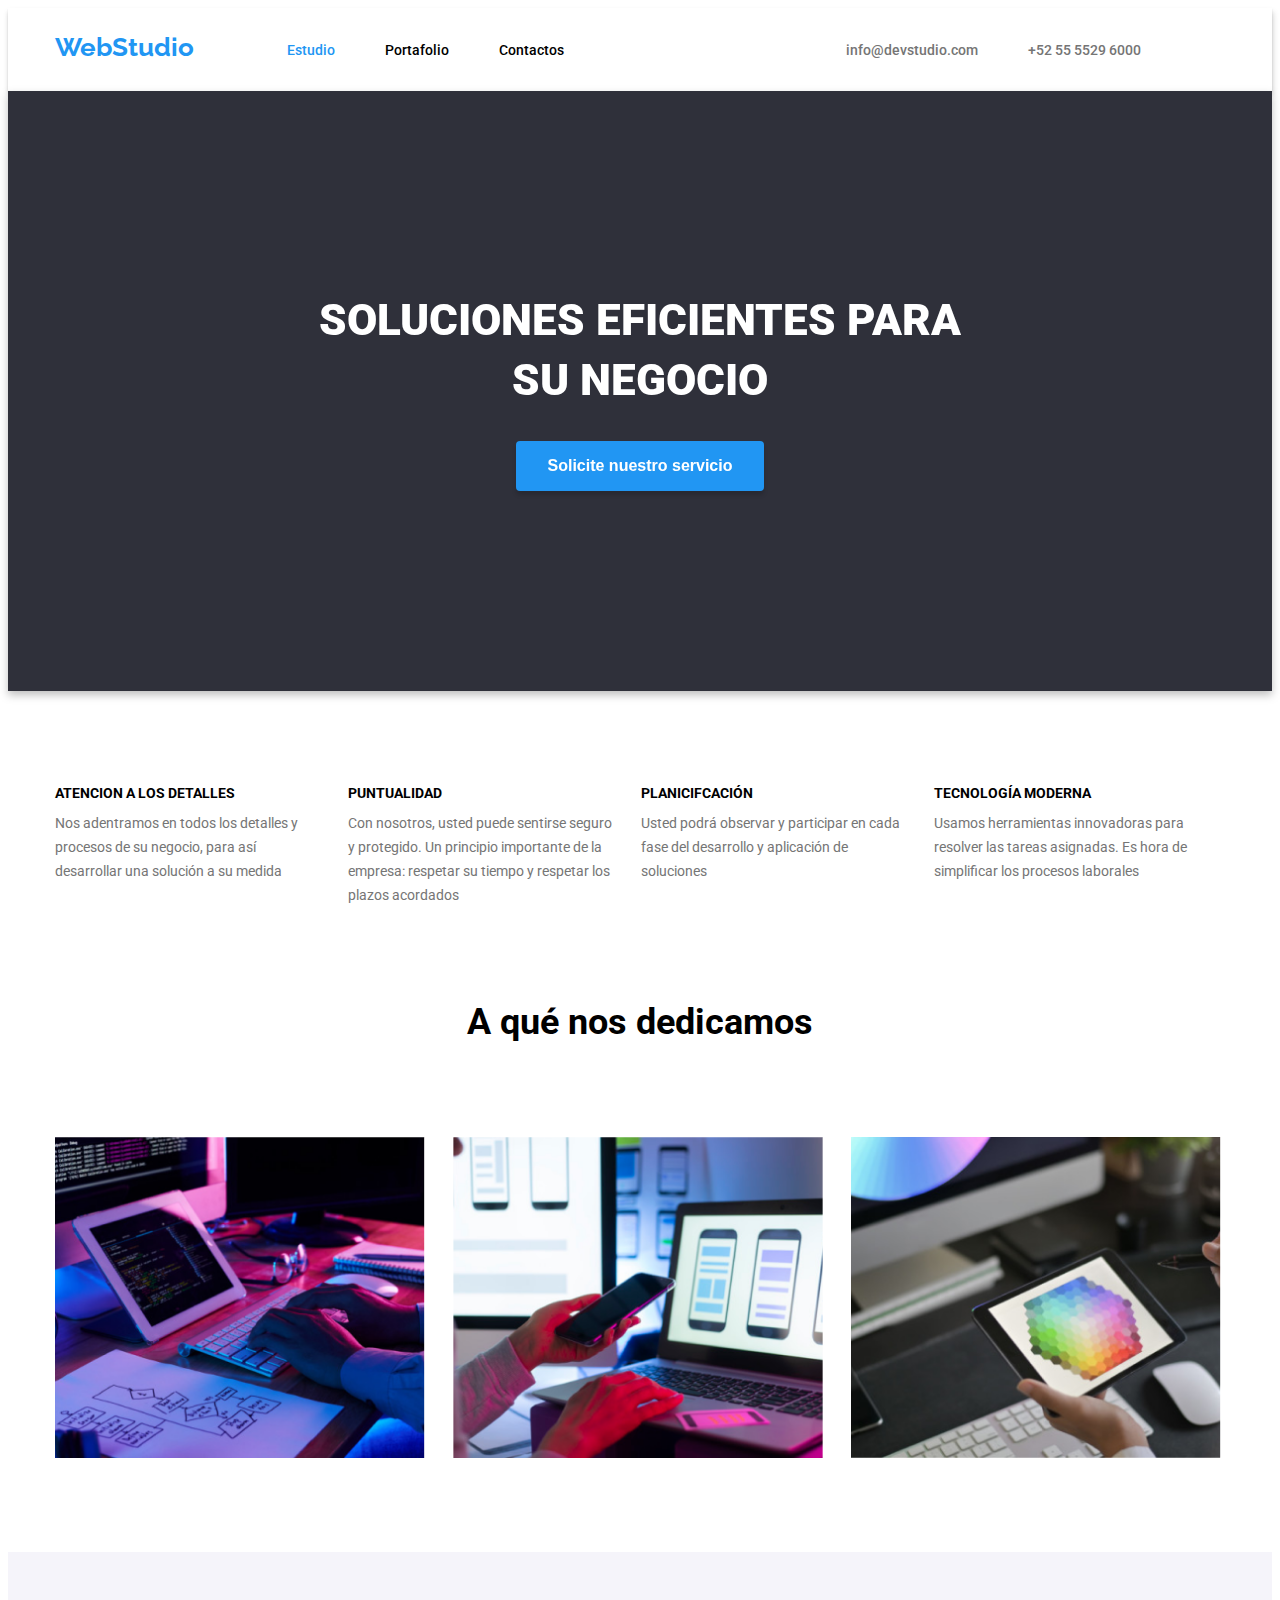
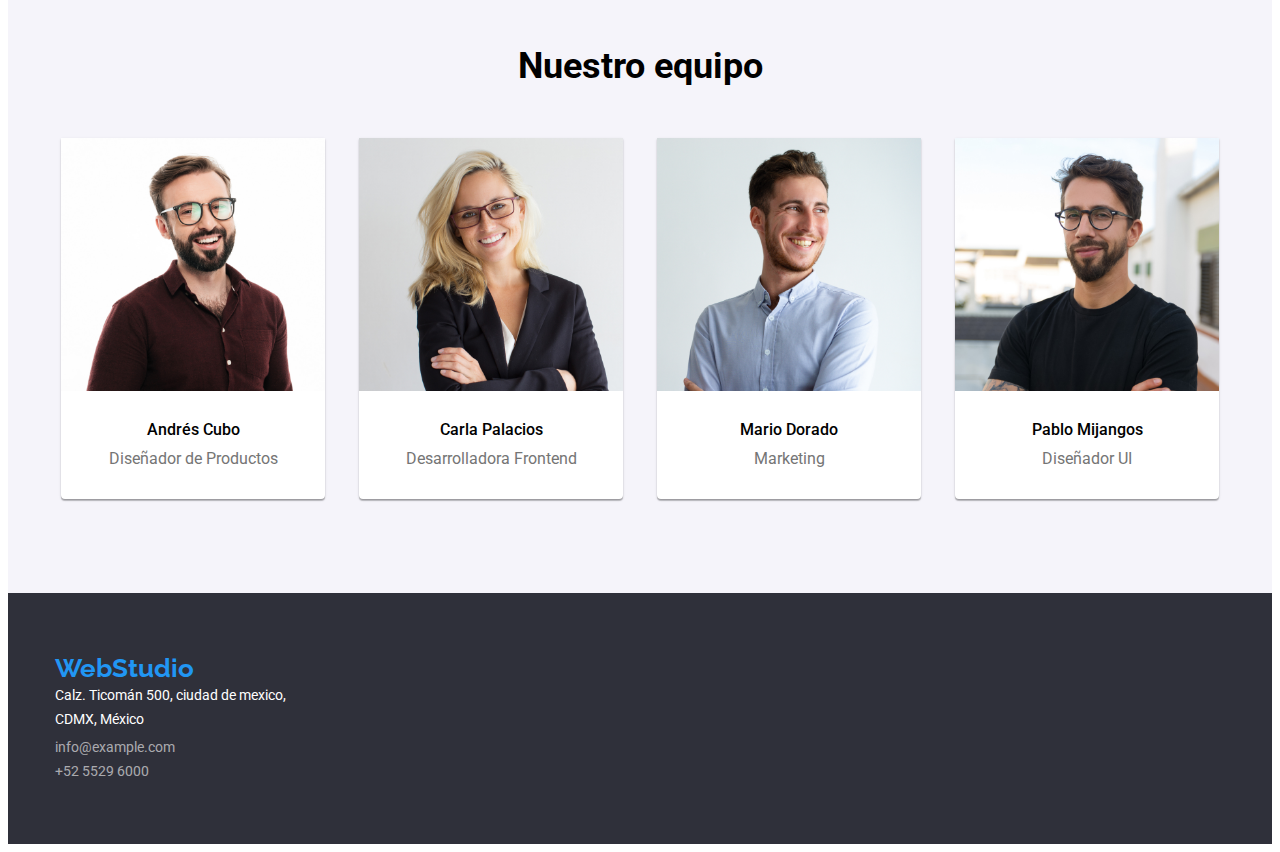
<file: index.html>
<!DOCTYPE html>
<html lang="en">
<head>
    <meta charset="UTF-8">
    <meta http-equiv="X-UA-Compatible" content="IE=edge">
    <meta name="viewport" content="width=device-width, initial-scale=1.0">
    <title>Tarea Segundo Modulo HTML</title>
    <link rel="stylesheet" href="./CSS/styles.css">
    <link rel="preconnect" href="https://fonts.googleapis.com"><link rel="preconnect" href="https://fonts.gstatic.com" crossorigin><link href="https://fonts.googleapis.com/css2?family=Raleway:wght@700&family=Roboto:wght@400;500;700;900&display=swap" rel="stylesheet">
    <link rel="stylesheet" href="https://cdnjs.cloudflare.com/ajax/libs/modern-normalize/1.1.0/modern-normalize.min.css" integrity="sha512-wpPYUAdjBVSE4KJnH1VR1HeZfpl1ub8YT/NKx4PuQ5NmX2tKuGu6U/JRp5y+Y8XG2tV+wKQpNHVUX03MfMFn9Q==" crossorigin="anonymous" referrerpolicy="no-referrer">
</head>
<body>
    <!-- fondo total de la pagina -->


        <!-- primera seccion -->
        <header class="header">
            <div class="container flex">
                <a href="WebStudio"><p class="header__web">WebStudio</p></a>
                <ul class="list">
                    <li class="header__one"><a class="header__prin link" href="index.html">Estudio</a></li>
                    <li class="header__two"><a class="header__nav link" href="portafolio.html">Portafolio</a></li>
                    <li class="header__third"><a class="header__nav link" href="#">Contactos</a></li>

                </ul>

                <ul class="list">     
                    <li class="header__four"><a class="header__info link" href="info@devstuido.com">info@devstudio.com</a></li>
                    <li class="header__five"><a class="header__info link" href="+52555529">+52 55 5529 6000</a></li>                    
                </ul>
            </div>
        </header>
        <main>

            <!-- segunda seccion, titulo principal -->
           
            <section class="solution">
                <div class="container flex">
                    <div class="solution__block">
                        <h1 class="solution__title">SOLUCIONES EFICIENTES PARA SU NEGOCIO</h1>
                        <button class="solution__button" type="button">Solicite nuestro servicio</button>
                    </div>
                </div>
            </section>
     

            <!-- Tercera seccion, cualidades -->
            <section class="qualities">
                <div class="container flex">

                        <ul class="list qualities__list">
                            <li class="qualities__item">
                                <h3 class="qualities__cap">ATENCION A LOS DETALLES</h3>
                                <P class="qualities__propi">Nos adentramos en todos los detalles y procesos de su negocio, para así desarrollar una solución a su medida</P>
                            </li>
                            <li class="qualities__item">
                                <h3 class="qualities__cap">PUNTUALIDAD</h3>
                                <P class="qualities__propi">Con nosotros, usted puede sentirse seguro y protegido. Un principio importante de la empresa: respetar su tiempo y respetar los plazos acordados</P>
                            </li>
                            <li class="qualities__item">
                                <h3 class="qualities__cap">PLANICIFCACIÓN</h3>
                                <p class="qualities__propi">Usted podrá observar y participar en cada fase del desarrollo y aplicación de soluciones</p>
                            </li>
                            <li class="qualities__item">
                                <h3 class="qualities__cap">TECNOLOGÍA MODERNA</h3>
                                <p class="qualities__propi">Usamos herramientas innovadoras para resolver las tareas asignadas. Es hora de simplificar los procesos laborales</p>
                            </li>
                        </ul>    
                </div>
            </section>

            <!-- Cuarta seccion, imagenes dedicacion-->

            <section class="dedication">
                <div class="container flex">
                    <div class="wrap">
                    <h2 class="dedication__title">A qué nos dedicamos</h2>

                    <ul class="list dedication__list">
                        <li class="dedication__item"><img src="./images/imagen.png" alt="" ></li>
                        <li class="dedication__item"><img src="./images/imagen1.png" alt=""></li>
                        <li class="dedication__item"><img src="./images/imagen2.png" alt=""></li>
                    </ul>
                    </div>
                </div>
            </section>

            <!-- quinta seccion, equipo -->
            <section class="team">
                <div class="container flex">
                    <div class="wrap">
                        <h2 class="team__title">Nuestro equipo</h2>
                        <ul class="list team__list">
                            <li class="team__item">
                                <img src="./images/imagen.jpg" alt="Primer miembro del equipo" width="270">
                                <div class="team__name"><h3 class="team__caption">Andrés Cubo</h3></div>
                                <div class="team__des"><p class="team__proyec">Diseñador de Productos</p></div>
                            </li>
                            <li class="team__item">
                                <img src="./images/imagen1.jpg" alt="Segundo miembro del equipo" width="270">
                                <div class="team__name"><h3 class="team__caption">Carla Palacios</h3></div>
                                <div class="team__des"><p class="team__proyec">Desarrolladora Frontend</p></div>
                            </li>
                            <li class="team__item">
                                <img src="./images/imagen2.jpg" alt="Tercer miembro del equipo" width="270">
                                <div class="team__name"><h3 class="team__caption">Mario Dorado</h3></div>
                                <div class="team__des"><p class="team__proyec">Marketing</p></div>
                            </li>
                            <li class="team__item">
                                <img src="./images/imagen3.jpg" alt="Cuarto miembro del equipo" width="270">
                                <div class="team__name"><h3 class="team__caption">Pablo Mijangos</h3></div>
                                <div class="team__des"><p class="team__proyec">Diseñador UI</p></div>
                            </li>
                        </ul>
                    </div>
                </div>
            </section>
        </main>

        <!-- quinta seccion -->
        <footer class="footer">
            <div class="container flex">
                <div class="footer__colum">
                    <a class="link footer__text" href="#"><p class="webstudio_two">WebStudio</p></a>
                    <address>
                            <a class="link" href="enlace google map" target="_blank" rel="noopener noreferrer"><p class="footer__text"> Calz. Ticomán 500, ciudad de mexico, CDMX, México</p></a>
                                <ul class="list footer__list">
                                        <li class="footer__item"><a class="footer__info link" href="infio@example.com">info@example.com</a></li>
                                        <li class="footer__item"><a class="footer__info link" href="+5255296000">+52 5529 6000</a></li>
                                </ul>
                    </address>
                </div>
            </div>
        </footer>



    
</body>
</html>
</file>
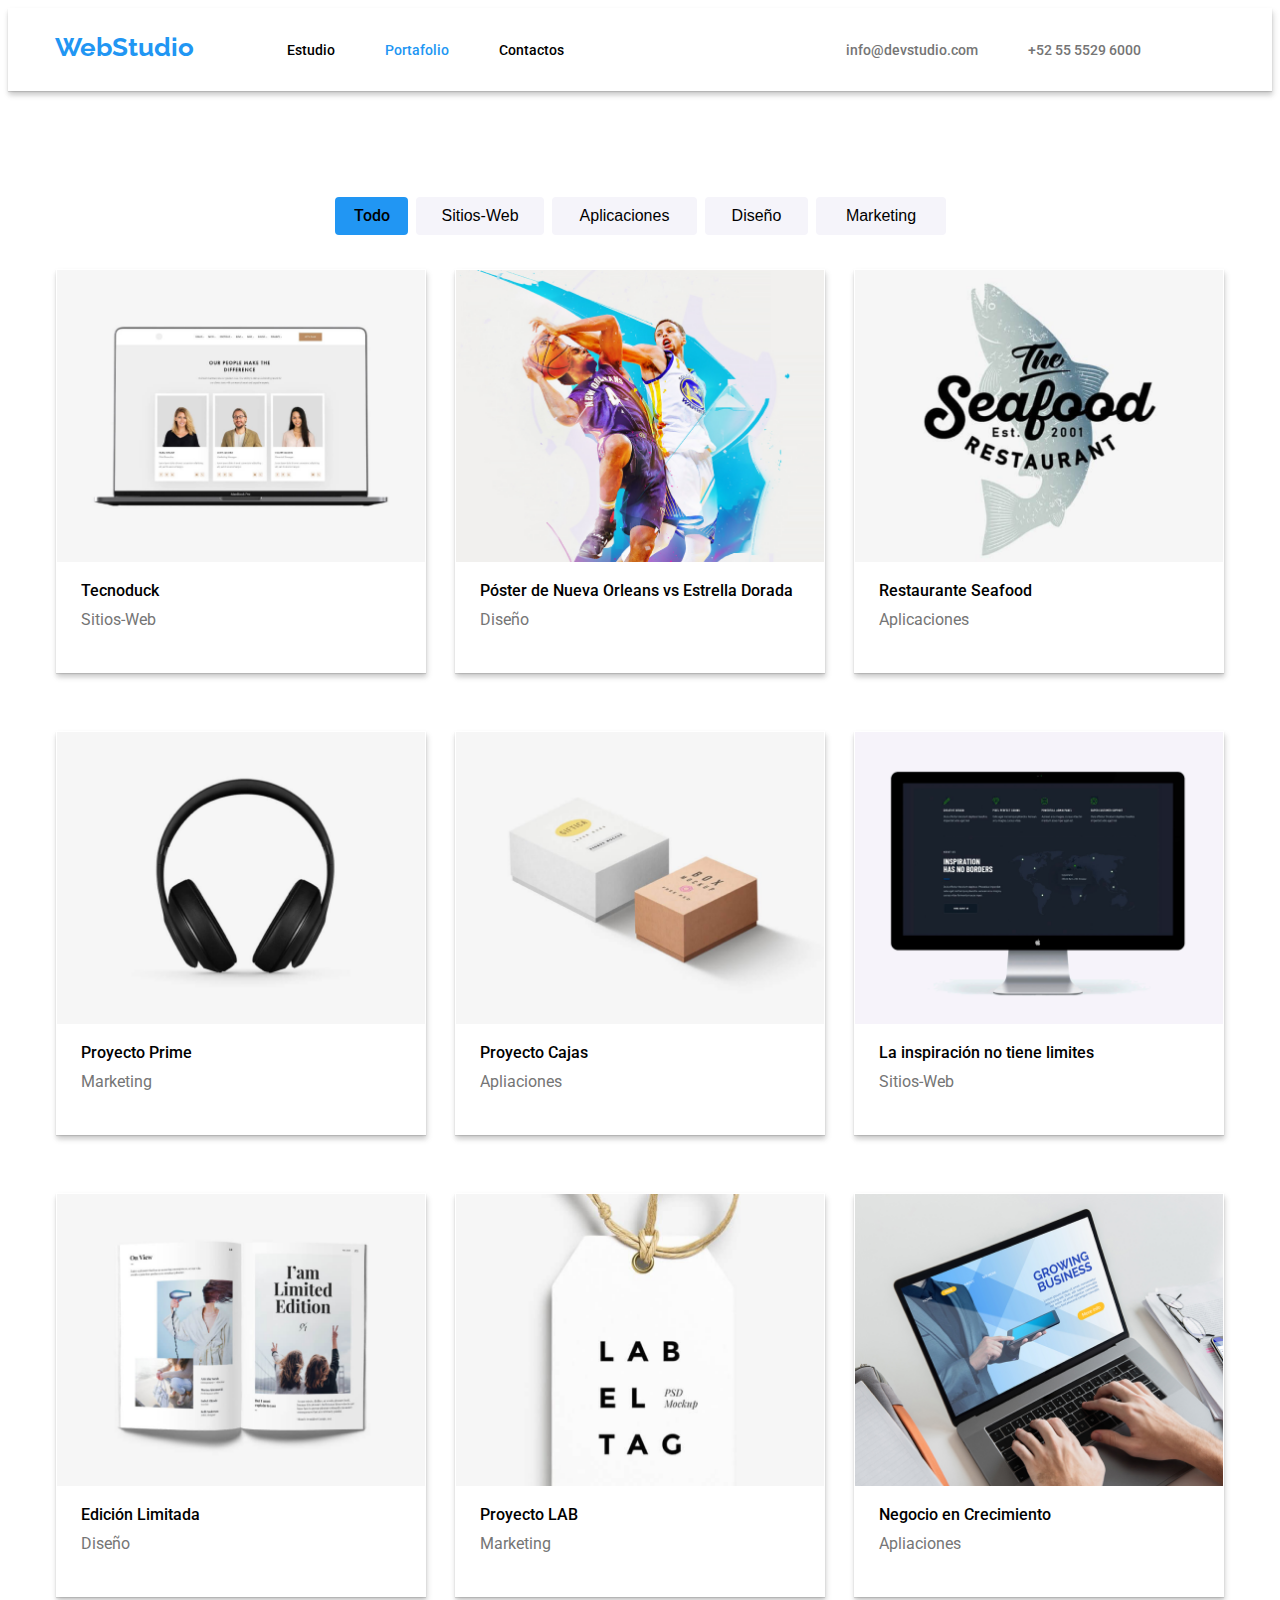
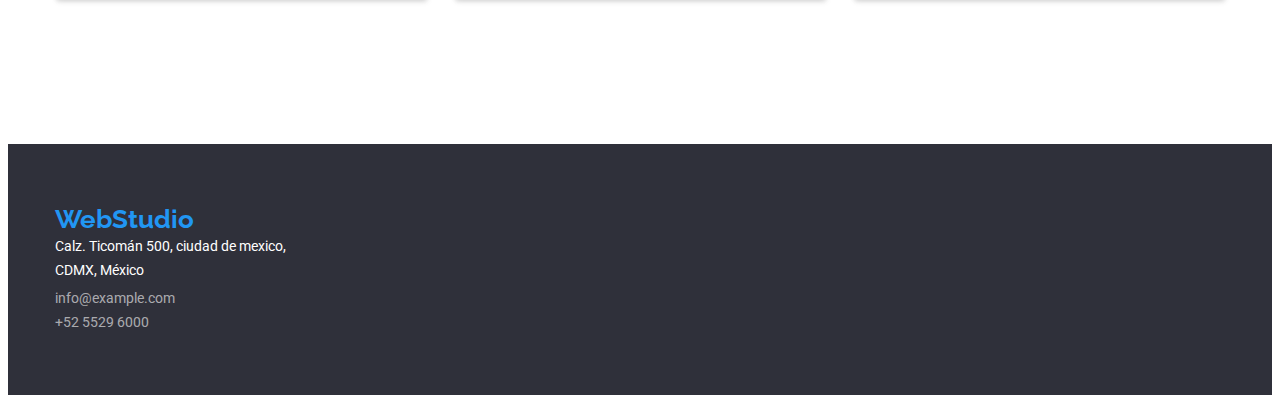
<file: portafolio.html>
<!DOCTYPE html>
<html lang="en">
    <head>
        <meta charset="UTF-8">
        <meta http-equiv="X-UA-Compatible" content="IE=edge">
        <meta name="viewport" content="width=device-width, initial-scale=1.0">
        <title>Tarea Segundo Modulo HTML</title>
        <link rel="stylesheet" href="./CSS/styles.css">
        <link rel="preconnect" href="https://fonts.googleapis.com"><link rel="preconnect" href="https://fonts.gstatic.com" crossorigin><link href="https://fonts.googleapis.com/css2?family=Raleway:wght@700&family=Roboto:wght@400;500;700;900&display=swap" rel="stylesheet">
        <link rel="stylesheet" href="https://cdnjs.cloudflare.com/ajax/libs/modern-normalize/1.1.0/modern-normalize.min.css" integrity="sha512-wpPYUAdjBVSE4KJnH1VR1HeZfpl1ub8YT/NKx4PuQ5NmX2tKuGu6U/JRp5y+Y8XG2tV+wKQpNHVUX03MfMFn9Q==" crossorigin="anonymous" referrerpolicy="no-referrer"/>
    </head>
<body>
     <header class="header">
            <div class="container flex">
                <a href="WebStudio"><p class="header__web">WebStudio</p></a>
                <ul class="list">
                    <li class="header__one"><a class="header__nav link" href="index.html">Estudio</a></li>
                    <li class="header__two"><a class="header__prin link" href="portafolio.html">Portafolio</a></li>
                    <li class="header__third"><a class="header__nav link" href="#">Contactos</a></li>

                </ul>

                <ul class="list">     
                    <li class="header__four"><a class="header__info link" href="info@devstuido.com">info@devstudio.com</a></li>
                    <li class="header__five"><a class="header__info link" href="+52555529">+52 55 5529 6000</a></li>                    
                </ul>
            </div>
        </header>
    <main>
        <section class="port">
            <div class="container flex">
                    <div class="wrap">
                        <ul class="list">
                            <li> <button class="button_portafolio" style="background-color: #2196F3" type="button">Todo</button></li>
                            <li> <button class="button_portafolio_two"   type="button">Sitios-Web</button></li>
                            <li> <button class="button_portafolio_three" type="button">Aplicaciones</button></li>
                            <li> <button class="button_portafolio_four" type="button">Diseño</button></li>
                            <li> <button class="button_portafolio_five" type="button">Marketing</button></li>
                        </ul>
                    
                        <ul class="list port__list">
                            <li class="port__butitem">
                                <a class="link" href="#">
                                    <img src="./images/briefcase1.png" alt="Tecnoduck" width="370">
                                    <h3 class="port__caption">Tecnoduck</h3>
                                    <p class="port__text">Sitios-Web</p>
                                </a>
                            </li>
                            <li class="port__butitem">
                                <a class="link" href="#">
                                    <img src="./images/briefcase2.png" alt="Poster de nueva orleans vs estrella dorada" width="370">
                                    <h3 class="port__caption">Póster de Nueva Orleans vs Estrella Dorada </h3>
                                    <p class="port__text">Diseño</p>
                                </a>
                            </li>
                            <li class="port__butitem">
                                <a class="link" href="#">
                                    <img  src="./images/briefcase3.png" alt="Restaurante Seafood" width="370">
                                    <h3 class="port__caption">Restaurante Seafood</h3>
                                    <p class="port__text">Aplicaciones</p>
                                </a>
                            </li>
                            
                
                            <li class="port__butitem">
                                <a class="link" href="#">
                                    <img src="./images/briefcase4.png" alt="Proyecto Prime" width="370">
                                    <h3 class="port__caption">Proyecto Prime</h3>
                                    <p class="port__text">Marketing</p>
                                </a>
                            </li>
                            <li class="port__butitem">
                                <a class="link" href="#">
                                    <img src="./images/briefcase5.png" alt="Proyecto Cajas" width="370">
                                    <h3 class="port__caption">Proyecto Cajas</h3>
                                    <p class="port__text">Apliaciones</p>
                                </a>
                            </li>
                            <li class="port__butitem">
                                <a class="link" href="#">
                                    <img src="./images/briefcase6.png" alt="La inspiracion no tiene limites" width="370">
                                    <h3 class="port__caption">La inspiración no tiene limites</h3>
                                    <p class="port__text">Sitios-Web</p>
                                </a>
                            </li>
                            
                            
                            <li class="port__butitem">
                                <a class="link" href="#">
                                    <img src="./images/briefcase7.png" alt="Edicion limitada" width="370">
                                    <h3 class="port__caption"> Edición Limitada</h3>
                                    <p class="port__text">Diseño</p>
                                </a>
                            </li>
                            <li class="port__butitem">
                                <a class="link" href="#">
                                    <img class="port__images" src="./images/briefcase8.png" alt="Proyecto LAB" width="370">
                                    <h3 class="port__caption">Proyecto LAB</h3>
                                    <p class="port__text">Marketing</p>
                                </a>
                            </li>
                            <li class="port__butitem">
                                <a class="link" href="#">
                                    <img src="./images/briefcase9.png" alt="Negocio en crecimiento" width="370">
                                    <h3 class="port__caption">Negocio en Crecimiento</h3>
                                    <p class="port__text">Apliaciones</p>
                                </a>
                            </li> 
                        </ul>
                    </div>
            </div>
        </section>

    </main>
    

    <footer class="footer">
        <div class="container flex">
            <div class="footer__colum">
                <a class="link" href="#"><p class="webstudio_two">WebStudio</p></a>
                <address>
                        <a class="link footer__text" href="enlace google map" target="_blank" rel="noopener noreferrer"><p class="footer__text"> Calz. Ticomán 500, ciudad de mexico, CDMX, México</p></a>
                            <ul class="list footer__list">
                                    <li class="footer__item"><a class="footer__info link" href="infio@example.com">info@example.com</a></li>
                                    <li class="footer__item"><a class="footer__info link" href="+5255296000">+52 5529 6000</a></li>
                            </ul>
                </address>
            </div>
        </div>
    </footer>
</body>
</file>
<file: CSS/styles.css>
html {
	box-sizing: border-box;
    font-style: normal;
    font-family: 'Roboto';

}
*,
*::after,
*::before {
	box-sizing: inherit;
}
body{
    font-style: normal;
    font-family: 'Roboto', sans-serif;
}
/* Estilos para poner a cero la sangría superior de los elementos */
h1,
h2,
h3,
h4,
h5,
h6,
p {
	margin-top: 0;
    margin-bottom: 0; 
}
/* Clase para restablecer las propiedades básicas de las listas (ul) */
ul{
    list-style: none;
    display: flex;
}
 
.li{
    list-style: none;
    padding-left: 0;
    margin: 0;
}

.list {
	list-style: none;
	padding-left: 0;
	margin: 0;
}
/* Clase para restablecer las propiedades básicas de los enlaces */
.link {
	text-decoration: none;
	color: inherit;
}

/* Propiedades para la correcta visualización de las imágenes */
img {
	display: block;
	max-width: 100%;
	height: auto;
}
/* Propiedad para anular la cursiva en address */
address {
	font-style: normal;

}

a{
    color: #212121;
}

a:link{
    text-decoration: none;

}
a:hover{
    color: #2196F3;
}
a:active{
    color: #2196F3;
}
a:focus{
    color: #2196F3;
}
button{
    background-color: #F5F4FA;
    font-weight: 500;
    font-size: 16px;
    line-height: 26px;
    cursor: pointer;
}
button:hover{
    background-color: #2196F3;
    color: #FFFFFF;
}
button:active{
    background-color: #2196F3;
    color: #FFFFFF;
}
button:focus{
    background-color: #2196F3;
    color: #FFFFFF;
}

.container {
	width: 1200px;
	padding-left: 15px;
	padding-right: 15px;
	margin-left: auto;
	margin-right: auto;



}


.flex{
        display: flex;
}

.wrap{
    flex-wrap: wrap;
    margin-left: auto;
    margin-right: auto;
}

/* **************************************************************************  */

.header{

    box-shadow: 0px 1px 1px rgba(0, 0, 0, 0.12), 0px 4px 4px rgba(0, 0, 0, 0.06), 1px 4px 6px rgba(0, 0, 0, 0.16);
}

.header__web{
    color: #2196F3;
    font-family: 'Raleway', sans-serif;
    font-weight: 700;
    font-size: 26px;
    line-height: 1.19;
    padding-top: 24px;
    padding-bottom: 24px;


}

.header__prin{
    color: #2196F3;
    font-size: 14px;
    line-height: 1.14;
    font-weight: 500;
}

.header__nav{
    font-size: 14px;
    line-height: 1.14;
    font-weight: 500;
}

.header__info{
    font-weight: 500;
    font-size: 14px; 
    list-style: none;
    line-height: 1.14;
    color: #757575;
}

.header__one{
    margin-left: 93px;
    padding-top: 32px;
    padding-bottom: 32px;
}

.header__two{
    margin-left: 50px;
    padding-top: 32px;
    padding-bottom: 32px;
}

.header__third{
    margin-left: 50px;
    padding-top: 32px;
    padding-bottom: 32px;
}

.header__four{
    margin-left: 282px;
    padding-top: 32px;
    padding-bottom: 32px;
}

.header__five{
    margin-left: 50px;
    padding-top: 32px;
    padding-bottom: 32px;
   
}

/* **************************************************************************  */

.solution{
    
    background-color: #2F303A;
    filter: drop-shadow(0px 4px 4px rgba(0, 0, 0, 0.25));
    margin-left: auto;
    margin-right: auto;
    padding: auto;  
    

}

.solution__block{
    flex-direction: column;
    margin-left: auto;
    margin-right: auto;
    padding-top: 200px;
    padding-bottom: 200px;
}

.solution__title{
    font-weight: 900;
    font-size: 44px;
    line-height: 1.36;
    text-transform: uppercase;
    color: #ffffff;
    text-align: center;
    width: 696px;
    height: 120px;
}

.solution__button{
    font-weight: 700;
    font-size: 16px;
    line-height: 1.87;
    background-color:  #2196F3;
    color: #FFFFFF;

    display: flex;
    flex-direction: row;
    justify-content: center;
    align-items: center;
    padding: 10px 32px;
    gap: 10px;
    margin-left: auto;
    margin-right: auto;

    margin-top: 30px;
    border: none;

    box-shadow: 0px 4px 4px rgba(0, 0, 0, 0.15);
    border-radius: 4px;

}


/* **************************************************************************  */
.qualities{
    padding-top: 95px;
    padding-bottom: 94px;
    margin-left: auto;
    margin-right: auto;
}

.qualities__cap{
    font-weight: 700;
    font-size: 14px;
    line-height: 1.14;
    text-transform: uppercase;
    width: 270px;
}

.qualities__propi{
    font-style: normal;
    font-weight: 400;
    font-size: 14px;
    line-height: 1.71;
    color: #757575;
    margin-top: 10px;



}

.qualities__list{
    display: flex;
    flex-wrap: wrap;
    gap: 23px;

  }

.qualities__item{
    flex-basis: calc((100% - 90px)/4);

}


/* **************************************************************************  */
.dedication{
    padding-bottom: 94px;
    margin-left: auto;
    margin-right: auto;
}

.dedication__wrap{
    flex-wrap: wrap;
    margin-left: auto;
    margin-right: auto;
}


.dedication__title{
    font-weight: 700;
    font-size: 36px;
    line-height: 1.16;
    text-align: center;

}

.dedication__list{
    display: flex;
    flex-wrap: wrap;
    gap: 28px;
    margin-top: 94px;
  }

.dedication__item{
    flex-basis: calc((100% - 60px)/3);

}


/* **************************************************************************  */
.team{
 
    background: #F5F4FA;
    margin-left: auto;
    margin-right: auto;
    padding-bottom: 94px;
}

.team__title{
    font-weight: 700;
    font-size: 36px;
    line-height: 1.16;
    text-align: center;
    padding-top: 94px;


}

.team__caption{
    
    font-style: normal;
    font-weight: 500;
    font-size: 16px;
    line-height: 1.18;
}

.team__proyec{
    font-weight: 400;
    font-size: 16px;
    line-height: 1.18;
    color: #757575;
}

.team__name{
    padding-top: 30px;
    padding-left: auto;
    padding-right: auto;

}

.team__des{
    margin-top: 10px;
    padding-left: auto;
    padding-right: auto;
    padding-bottom: 30px;
}


.team__list{
    display: flex;
    flex-wrap: wrap;
    gap: 28px;
    margin-top: 50px;

  }

.team__item{
    flex-basis: calc((100% - 111px)/4);
    margin-left: auto;
    margin-right: auto;
    background: #FFFFFF;

    box-shadow: 0px 1px 3px rgba(0, 0, 0, 0.12), 0px 1px 1px rgba(0, 0, 0, 0.14), 0px 2px 1px rgba(0, 0, 0, 0.2);
    border-radius: 0px 0px 4px 4px;
    text-align: center;
}






/* **************************************************************************  */

.footer{
    background-color: #2F303A;
    margin-left: auto;
    margin-right: auto;
    padding: 0;
   
}

.footer__text{
    font-weight: 400;
    font-size: 14px;
    line-height: 1.71;
    color: #FFFFFF;
    width: 231px;

    
}

.footer__info{
    color: rgba(255, 255, 255, 0.6);
    font-weight: 400;
    font-size: 14px;
    line-height: 1.71;
}

.webstudio_two{
    color: #2196F3;
    font-family: 'Raleway', sans-serif;
    font-weight: 700;
    font-size: 26px;
    line-height: 1.19;
    padding-top: 60px;

  
}

.footer__list{
    display: flex;
    flex-wrap: wrap;
    margin-top: 4px;
    margin-left: auto;
    margin-right: auto;
    padding-bottom: 60px;
  }

.footer__item{
    flex-basis: calc((100% - 0px)/1);
}

/* **************************************************************************  */

.port{
    padding-top: 106px;
}


.port__caption{
    
    font-style: normal;
    font-weight: 500;
    font-size: 16px;
    line-height: 1.18;
    padding-top: 20px;
    padding-left: 24px;
    padding-right: 24px;
}

.port__text{
    font-family: 'Roboto';
    font-style: normal;
    font-weight: 400;
    font-size: 16px;
    line-height: 1.18;
    color: #757575;
    margin-top: 10px;
    padding-left: 24px;
    padding-bottom: 20px;
    padding-right: 24px;

}

.button_portafolio{
    font-weight: 500;
    font-size: 16px;
    line-height: 2.25;
    font-family: inherit;
    border: none;
    text-align: center;
    width: 73px;
    height: 38px;
    border-radius: 4px;
    margin-left: 280px;
}

.button_portafolio_two{
    background: #F5F4FA;
    border-radius: 4px;
    text-align: center;
    border: none;
    width: 128px;
    height: 38px;
    border-radius: 4px;
    margin-left: 8px;
}

.button_portafolio_three{
    background: #F5F4FA;
    border-radius: 4px;
    text-align: center;
    border: none;
    width: 145px;
    height: 38px;
    margin-left: 8px;
}

.button_portafolio_four{
    background: #F5F4FA;
    border-radius: 4px;
    text-align: center;
    border: none;
    width: 103px;
    height: 38px;
    margin-left: 8px;
}

.button_portafolio_five{
    background: #F5F4FA;
    border-radius: 4px;
    text-align: center;
    border: none;
    width: 130px;
    height: 38px;
    margin-right:279px ;
    margin-left: 8px;
}

.port__list{
    display: flex;
    flex-wrap: wrap;
    margin-top: 4px;
    gap: 28px;
    padding-bottom: 147px;
  }

.port__butitem{
    flex-basis: calc((100% - 60px)/3);
    margin-left: auto;
    margin-right: auto;
    width: 371px;
    height: 404px;
    background: #FFFFFF;
    border: 1px solid #ffffff;
    box-shadow: 0px 1px 1px rgba(0, 0, 0, 0.12), 0px 4px 4px rgba(0, 0, 0, 0.06), 1px 4px 6px rgba(0, 0, 0, 0.16);
    box-sizing: border-box;
    margin-top: 30px;

}


/* **************************************************************************  */

.back_port{
    background-color: #2F303A;    
    margin-top: 82px;

}

.text-footer_port{
    font-weight: 400;
    font-size: 14px;
    line-height: 1.71;
    color: #FFFFFF;
    
}

.text-footer-info_port_one{
    color: rgba(255, 255, 255, 0.6);
    font-weight: 400;
    font-size: 14px;
    line-height: 1.71;
 

}

.text-footer-info_port_two{
    color: rgba(255, 255, 255, 0.6);
    font-weight: 400;
    font-size: 14px;
    line-height: 1.71;

}

.webstudio_two_port{
    color: #2196F3;
    font-family: 'Raleway', sans-serif;
    font-weight: 700;
    font-size: 26px;
    line-height: 1.19;

}


/* **************************************************************************  */


/* **************************************************************************  */
</file>
